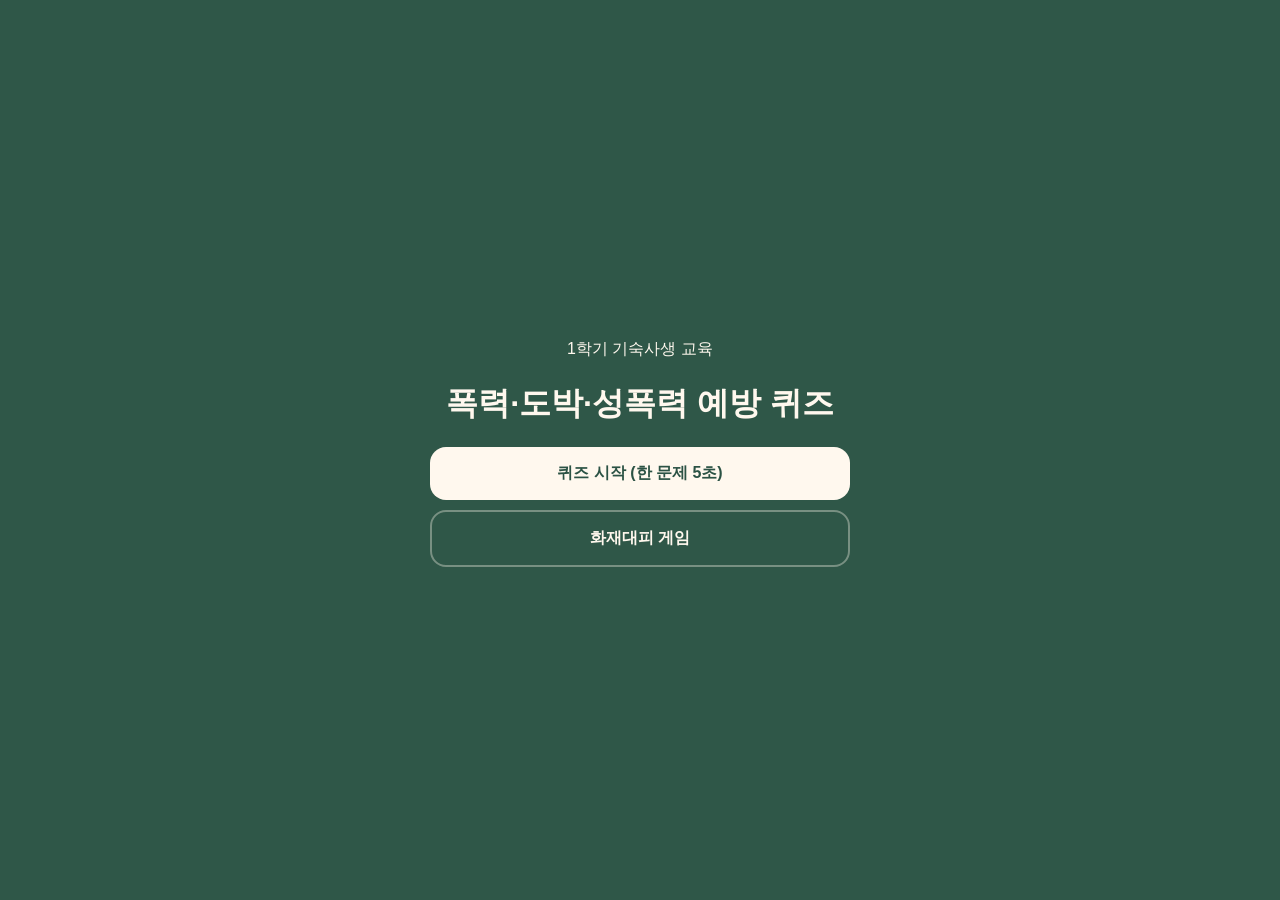
<file: index.html>
<!DOCTYPE html>
<html lang="ko">
  <head>
    <meta charset="UTF-8" />
    <meta name="viewport" content="width=device-width, initial-scale=1.0" />
    <title>기숙사 안전교육</title>
    <style>
      body {
        font-family: "Apple SD Gothic Neo", "Noto Sans KR", sans-serif;
        margin: 0;
        min-height: 100dvh;
        display: grid;
        place-items: center;
        background: #2f5748;
        color: #fff8ee;
      }
      main {
        width: min(420px, 92%);
        text-align: center;
      }
      a {
        display: block;
        background: #fff8ee;
        color: #2b5244;
        text-decoration: none;
        font-weight: 800;
        border-radius: 16px;
        padding: 16px;
        margin: 10px 0;
      }
      .ghost {
        background: transparent;
        color: #fff8ee;
        border: 2px solid rgba(255, 248, 238, 0.35);
      }
    </style>
  </head>
  <body>
    <main>
      <p>1학기 기숙사생 교육</p>
      <h1>폭력·도박·성폭력 예방 퀴즈</h1>
      <a href="./dorm-quiz/">퀴즈 시작 (한 문제 5초)</a>
      <a class="ghost" href="./화재대피게임/">화재대피 게임</a>
    </main>
  </body>
</html>
</file>
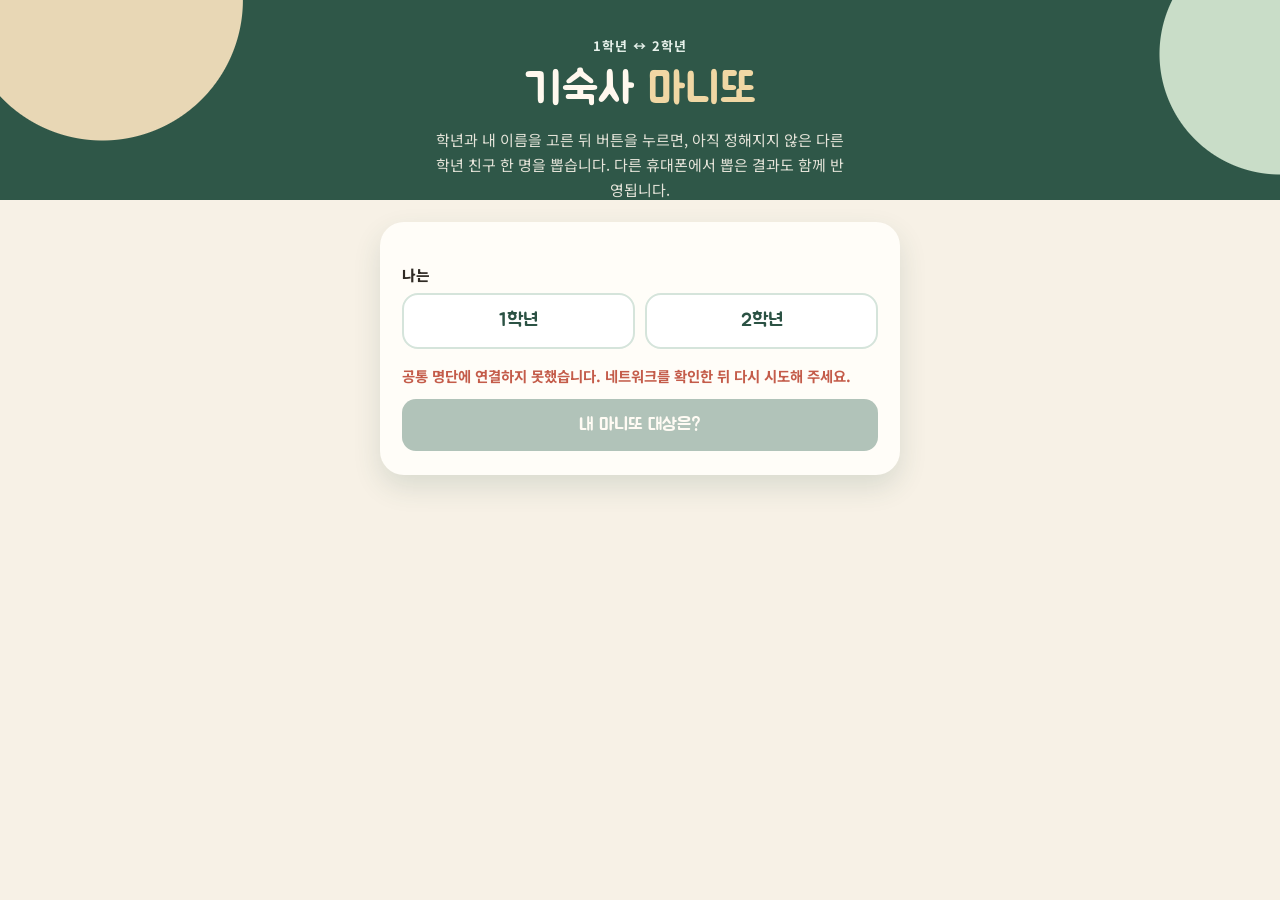
<file: dorm-manitto/index.html>
<!DOCTYPE html>
<html lang="ko">
  <head>
    <meta charset="UTF-8" />
    <meta name="viewport" content="width=device-width, initial-scale=1.0" />
    <title>기숙사 마니또</title>
    <link rel="preconnect" href="https://fonts.googleapis.com" />
    <link rel="preconnect" href="https://fonts.gstatic.com" crossorigin />
    <link
      href="https://fonts.googleapis.com/css2?family=Jua&family=Noto+Sans+KR:wght@400;500;700;800&display=swap"
      rel="stylesheet"
    />
    <link rel="stylesheet" href="style.css" />
  </head>
  <body>
    <div class="bg-deco" aria-hidden="true"></div>
    <div class="app">
      <header class="hero">
        <p class="eyebrow">1학년 ↔ 2학년</p>
        <h1>기숙사 <span>마니또</span></h1>
        <p class="lead">
          학년과 내 이름을 고른 뒤 버튼을 누르면, 아직 정해지지 않은 다른 학년 친구 한 명을 뽑습니다.
          다른 휴대폰에서 뽑은 결과도 함께 반영됩니다.
        </p>
      </header>

      <section class="card" id="formCard">
        <div class="stats" id="stats"></div>

        <div class="field">
          <p class="field-label">나는</p>
          <div class="grade-row" role="group" aria-label="학년 선택">
            <button type="button" class="grade-btn" data-grade="1" id="grade1Btn">1학년</button>
            <button type="button" class="grade-btn" data-grade="2" id="grade2Btn">2학년</button>
          </div>
        </div>

        <div class="field hidden" id="nameField">
          <label class="field-label" for="nameSelect">내 이름 (학번)</label>
          <select id="nameSelect">
            <option value="">이름을 선택하세요</option>
          </select>
        </div>

        <p class="error" id="formError" hidden></p>
        <button type="button" class="btn btn-main" id="drawBtn" disabled>내 마니또 대상은?</button>
      </section>

      <section class="card result-card hidden" id="resultCard">
        <p class="result-kicker" id="resultKicker">나의 마니또 대상</p>
        <p class="result-name" id="resultName"></p>
        <p class="result-id" id="resultId"></p>
        <p class="result-note" id="resultNote"></p>
        <button type="button" class="btn btn-main" id="nextBtn">화면 가리고 다음 친구</button>
      </section>

      <p class="reset-wrap hidden" id="resetWrap">
        <button type="button" class="reset-btn" id="resetBtn">모든 추첨 초기화</button>
      </p>
    </div>
    <script src="store-config.js"></script>
    <script src="app.js"></script>
  </body>
</html>
</file>
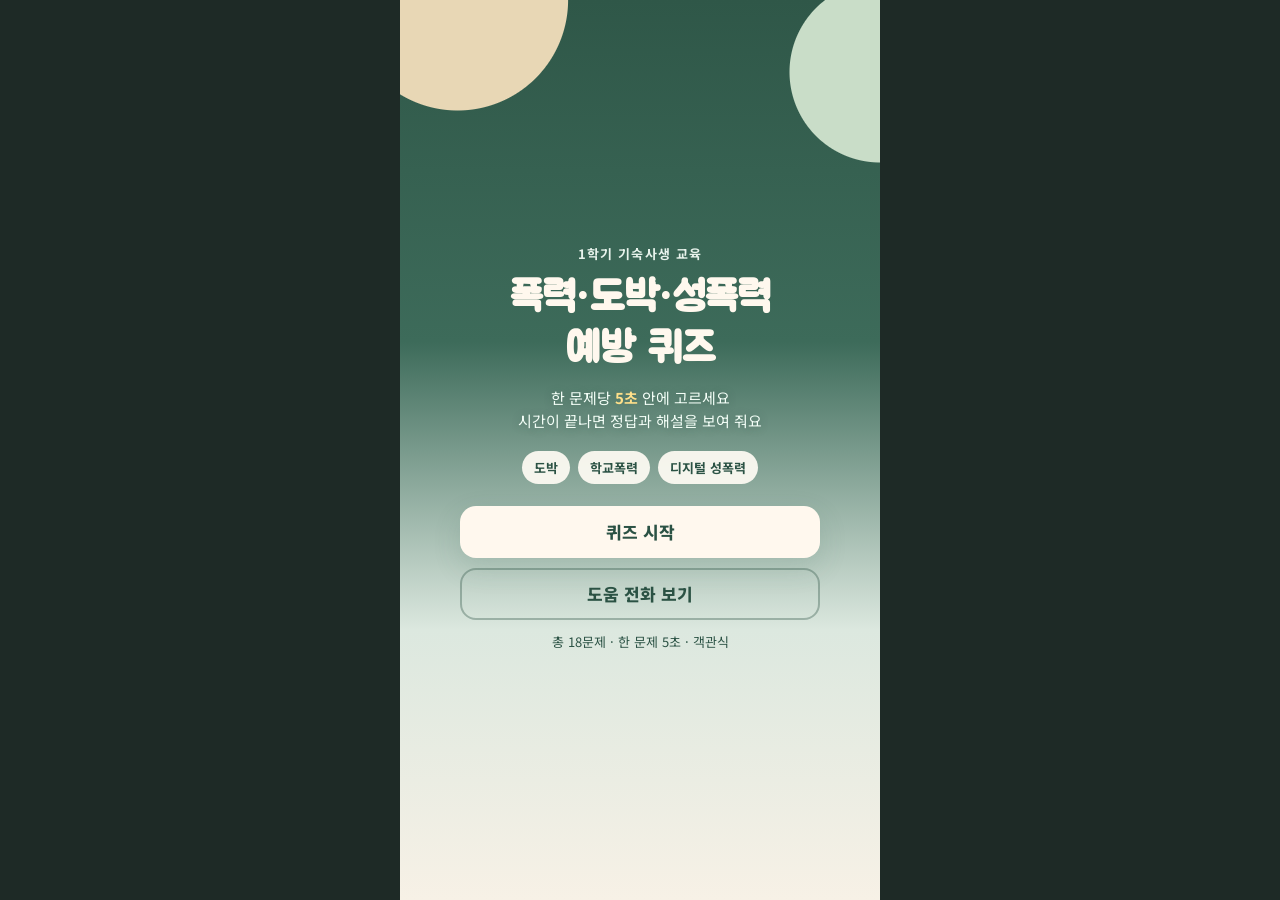
<file: dorm-quiz/index.html>
<!DOCTYPE html>
<html lang="ko">
  <head>
    <meta charset="UTF-8" />
    <meta
      name="viewport"
      content="width=device-width, initial-scale=1.0, maximum-scale=1.0, user-scalable=no, viewport-fit=cover"
    />
    <meta name="theme-color" content="#3d6b5a" />
    <meta name="apple-mobile-web-app-capable" content="yes" />
    <meta name="apple-mobile-web-app-status-bar-style" content="black-translucent" />
    <meta name="apple-mobile-web-app-title" content="안전교육 퀴즈" />
    <title>기숙사 안전교육 퀴즈</title>
    <link rel="preconnect" href="https://fonts.googleapis.com" />
    <link rel="preconnect" href="https://fonts.gstatic.com" crossorigin />
    <link
      href="https://fonts.googleapis.com/css2?family=Jua&family=Noto+Sans+KR:wght@400;500;700;800&display=swap"
      rel="stylesheet"
    />
    <link rel="stylesheet" href="style.css" />
  </head>
  <body>
    <div class="phone">
      <section id="titleScreen" class="screen">
        <p class="eyebrow">1학기 기숙사생 교육</p>
        <h1>폭력·도박·성폭력<br />예방 퀴즈</h1>
        <p class="lead">
          한 문제당 <strong>5초</strong> 안에 고르세요<br />
          시간이 끝나면 정답과 해설을 보여 줘요
        </p>
        <div class="topic-row">
          <span>도박</span>
          <span>학교폭력</span>
          <span>디지털 성폭력</span>
        </div>
        <button type="button" class="btn btn-main" id="startBtn">퀴즈 시작</button>
        <button type="button" class="btn btn-ghost" id="helpBtn">도움 전화 보기</button>
        <p class="tiny">총 18문제 · 한 문제 5초 · 객관식</p>
      </section>

      <section id="helpScreen" class="screen hidden">
        <h2>도움이 필요할 때</h2>
        <ul class="help-list">
          <li>
            <span>117</span>
            <p>학교폭력 · 디지털 성폭력 신고</p>
          </li>
          <li>
            <span>1388</span>
            <p>청소년 상담</p>
          </li>
          <li>
            <span>02-735-8994</span>
            <p>디지털 성범죄 피해자 지원센터</p>
          </li>
        </ul>
        <p class="help-note">피해는 본인의 잘못이 아닙니다. 혼자 견디지 말고 바로 알려 주세요.</p>
        <button type="button" class="btn btn-main" id="helpStartBtn">퀴즈 시작</button>
        <button type="button" class="btn btn-ghost" id="helpBackBtn">뒤로</button>
      </section>

      <section id="quizScreen" class="screen quiz-screen hidden">
        <header class="quiz-top">
          <div class="progress-meta">
            <span id="catLabel" class="cat">도박</span>
            <span id="timerNum" class="timer-num">5</span>
            <span id="countLabel">1 / 18</span>
          </div>
          <div class="timer-bar" id="timerBar"><i id="timerFill"></i></div>
          <div class="progress"><i id="progressFill"></i></div>
        </header>
        <h2 id="questionText"></h2>
        <div id="choices" class="choices"></div>
        <div id="feedback" class="feedback hidden">
          <p id="feedbackTitle"></p>
          <p id="feedbackBody"></p>
        </div>
        <button type="button" class="btn btn-main hidden" id="nextBtn">다음 문제</button>
      </section>

      <section id="resultScreen" class="screen overlay hidden">
        <div class="card result-card">
          <p class="result-kicker" id="resultKicker">퀴즈 완료</p>
          <p class="result-score"><strong id="scoreLabel">0</strong><span>/18</span></p>
          <p class="result-msg" id="resultMsg"></p>
          <ul class="hotline">
            <li><b>117</b> 학교폭력·디지털 성폭력 신고</li>
            <li><b>1388</b> 청소년 상담</li>
            <li><b>02-735-8994</b> 디지털 성범죄 피해자 지원</li>
          </ul>
          <button type="button" class="btn btn-main" id="retryBtn">다시 풀기</button>
          <button type="button" class="btn btn-ghost" id="homeBtn">처음 화면</button>
        </div>
      </section>
    </div>
    <script src="app.js"></script>
  </body>
</html>
</file>
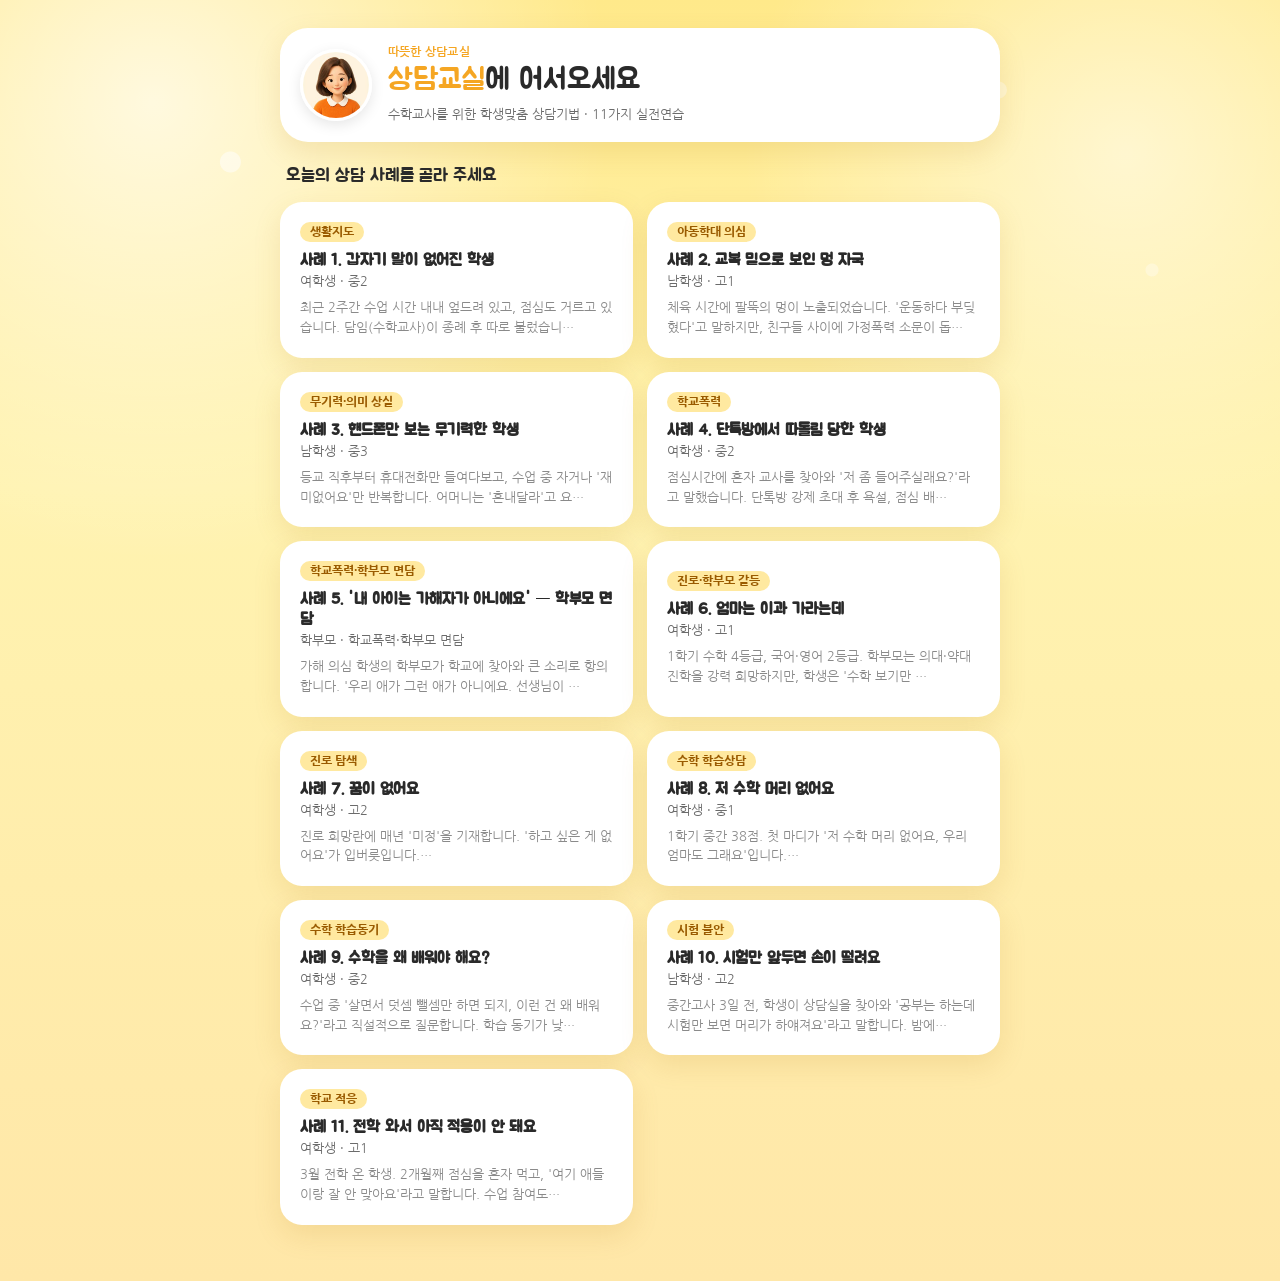
<file: 상담실전연습/index.html>
<!DOCTYPE html>
<html lang="ko">
  <head>
    <meta charset="UTF-8" />
    <meta name="viewport" content="width=device-width, initial-scale=1.0" />
    <title>상담교실 — 상담 실전연습</title>
    <link rel="preconnect" href="https://fonts.googleapis.com" />
    <link rel="preconnect" href="https://fonts.gstatic.com" crossorigin />
    <link
      href="https://fonts.googleapis.com/css2?family=Jua&family=Nanum+Gothic:wght@400;700;800&display=swap"
      rel="stylesheet"
    />
    <link rel="stylesheet" href="style.css" />
  </head>
  <body>
    <div class="bg-deco" aria-hidden="true"></div>
    <div class="app">
      <header class="header">
        <div class="header-hero">
          <img
            class="header-avatar"
            src="avatars/teacher.jpg"
            alt=""
            width="72"
            height="72"
          />
          <div class="header-copy">
            <p class="header-eyebrow">따뜻한 상담교실</p>
            <h1><span class="accent">상담교실</span>에 어서오세요</h1>
            <p class="subtitle">수학교사를 위한 학생맞춤 상담기법 · 11가지 실전연습</p>
          </div>
        </div>
      </header>

      <!-- 홈: 사례 선택 -->
      <section id="homeScreen" class="screen">
        <p class="section-title">오늘의 상담 사례를 골라 주세요</p>
        <div id="caseGrid" class="case-grid"></div>
      </section>

      <!-- 게임: 상담 진행 -->
      <section id="gameScreen" class="screen hidden">
        <div class="game-header card">
          <h2 id="caseTitle"></h2>
          <p id="caseMeta" class="case-meta"></p>
          <p id="caseSituation" class="case-situation"></p>
          <div class="turn-bar">
            <span id="turnCounter">0 / 30 회</span>
            <button id="endBtn" type="button" class="btn btn-outline btn-sm">상담 종료</button>
          </div>
        </div>

        <div class="chat-container card">
          <div id="chatLog" class="chat-log" role="log" aria-live="polite"></div>
          <div id="typingIndicator" class="typing hidden">
            <span></span><span></span><span></span>
            AI 학생이 답변하는 중…
          </div>
          <form id="chatForm" class="input-area">
            <label for="teacherInput" class="sr-only">교사 멘트 입력</label>
            <textarea
              id="teacherInput"
              rows="2"
              placeholder="따뜻한 말로 상담을 이어가 보세요… (Enter: 전송)"
              maxlength="500"
            ></textarea>
            <button id="sendBtn" type="submit" class="btn btn-primary">전송</button>
          </form>
        </div>
      </section>

      <!-- 결과 -->
      <section id="resultScreen" class="screen hidden">
        <div class="result-header card">
          <h2>상담 평가 결과</h2>
          <div class="score-display">
            <svg class="score-ring" viewBox="0 0 120 120" aria-hidden="true">
              <circle class="score-ring-bg" cx="60" cy="60" r="54" />
              <circle id="scoreCircle" class="score-ring-fill" cx="60" cy="60" r="54" />
            </svg>
            <div class="score-text">
              <span id="scoreValue" class="score-number">0</span>
              <span class="score-unit">/ 100</span>
              <span id="gradeLabel" class="grade-label"></span>
            </div>
          </div>
        </div>

        <div class="card feedback-block">
          <h3><span class="fb-icon" aria-hidden="true">📋</span> 종합 평가</h3>
          <p id="overallSummary" class="overall-summary"></p>
        </div>

        <div class="card feedback-block">
          <h3><span class="fb-icon good" aria-hidden="true">✓</span> 잘된 점</h3>
          <ul id="feedbackStrengths" class="feedback-list strengths-list"></ul>
        </div>

        <div class="card feedback-block improve-card">
          <h3><span class="fb-icon warn" aria-hidden="true">📌</span> 개선 필요</h3>
          <ul id="feedbackImprovements" class="feedback-list improve-list"></ul>
        </div>

        <div class="card feedback-block legal-card">
          <h3><span class="fb-icon legal" aria-hidden="true">⚖️</span> <span id="legalTitle">법적·원칙 근거</span></h3>
          <p id="legalBody" class="legal-body"></p>
          <p id="legalBulletTitle" class="legal-bullet-title"></p>
          <ul id="legalBullets" class="legal-bullets"></ul>
        </div>

        <div id="exampleCompare" class="example-compare"></div>

        <div class="result-actions">
          <button id="restartBtn" type="button" class="btn btn-primary">같은 사례 다시 하기</button>
          <button id="homeBtn" type="button" class="btn btn-outline">사례 선택으로</button>
        </div>
      </section>
    </div>

    <div id="toast" class="toast" role="status"></div>

    <script src="names.js?v=20260721b"></script>
    <script src="cases.js?v=20260721b"></script>
    <script src="student-ai.js?v=20260721b"></script>
    <script src="evaluator.js?v=20260721b"></script>
    <script src="game.js?v=20260721b"></script>
  </body>
</html>
</file>
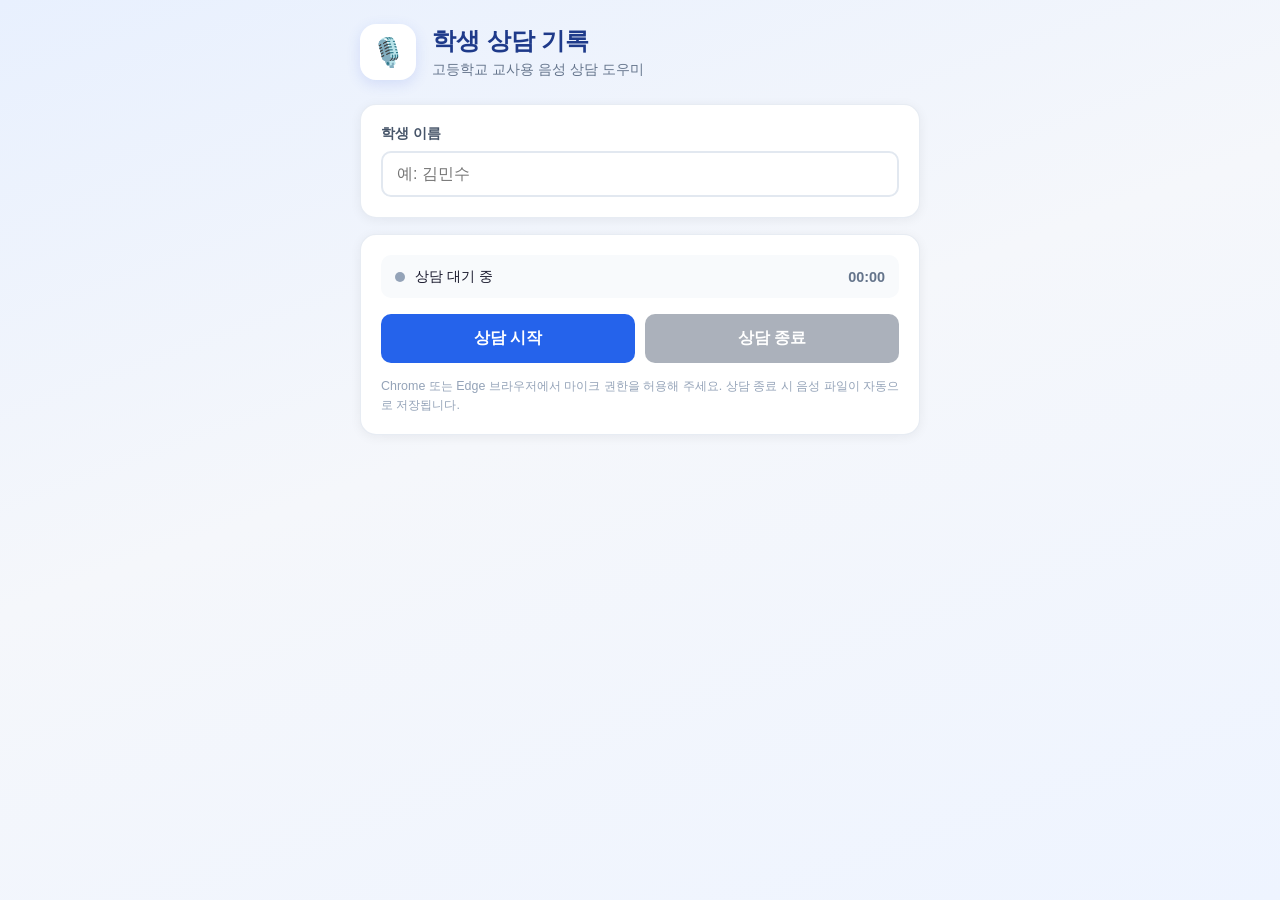
<file: 학생상담앱/index.html>
<!DOCTYPE html>
<html lang="ko">
  <head>
    <meta charset="UTF-8" />
    <meta name="viewport" content="width=device-width, initial-scale=1.0" />
    <title>학생 상담 기록</title>
    <link rel="stylesheet" href="style.css" />
  </head>
  <body>
    <div class="app">
      <header class="header">
        <div class="header-icon" aria-hidden="true">🎙️</div>
        <div>
          <h1>학생 상담 기록</h1>
          <p class="subtitle">고등학교 교사용 음성 상담 도우미</p>
        </div>
      </header>

      <section class="card student-section">
        <label for="studentName">학생 이름</label>
        <input
          id="studentName"
          type="text"
          placeholder="예: 김민수"
          maxlength="20"
          autocomplete="off"
        />
      </section>

      <section class="card control-section">
        <div class="status-bar" id="statusBar">
          <span class="status-dot" id="statusDot"></span>
          <span id="statusText">상담 대기 중</span>
          <span class="timer" id="timer">00:00</span>
        </div>

        <div class="button-group">
          <button id="startBtn" class="btn btn-start">상담 시작</button>
          <button id="stopBtn" class="btn btn-stop" disabled>상담 종료</button>
        </div>

        <p class="hint">
          Chrome 또는 Edge 브라우저에서 마이크 권한을 허용해 주세요.
          상담 종료 시 음성 파일이 자동으로 저장됩니다.
        </p>
      </section>

      <section class="card result-section hidden" id="resultSection">
        <h2>저장된 음성</h2>
        <div class="audio-box">
          <audio id="audioPlayback" controls></audio>
          <a id="downloadLink" class="download-link" download>음성 파일 다시 받기</a>
        </div>
      </section>

      <section class="card summary-section hidden" id="summarySection">
        <h2>주요 상담 내용 요약</h2>
        <p id="summaryText" class="summary-text"></p>
      </section>

      <section class="card examples-section hidden" id="examplesSection">
        <h2>다음 상담 예시 발문</h2>
        <p class="examples-desc">이번 상담 내용을 바탕으로 이어갈 수 있는 질문·격려 문장입니다.</p>
        <ul id="examplesList" class="examples-list"></ul>
      </section>
    </div>

    <script src="script.js"></script>
  </body>
</html>
</file>
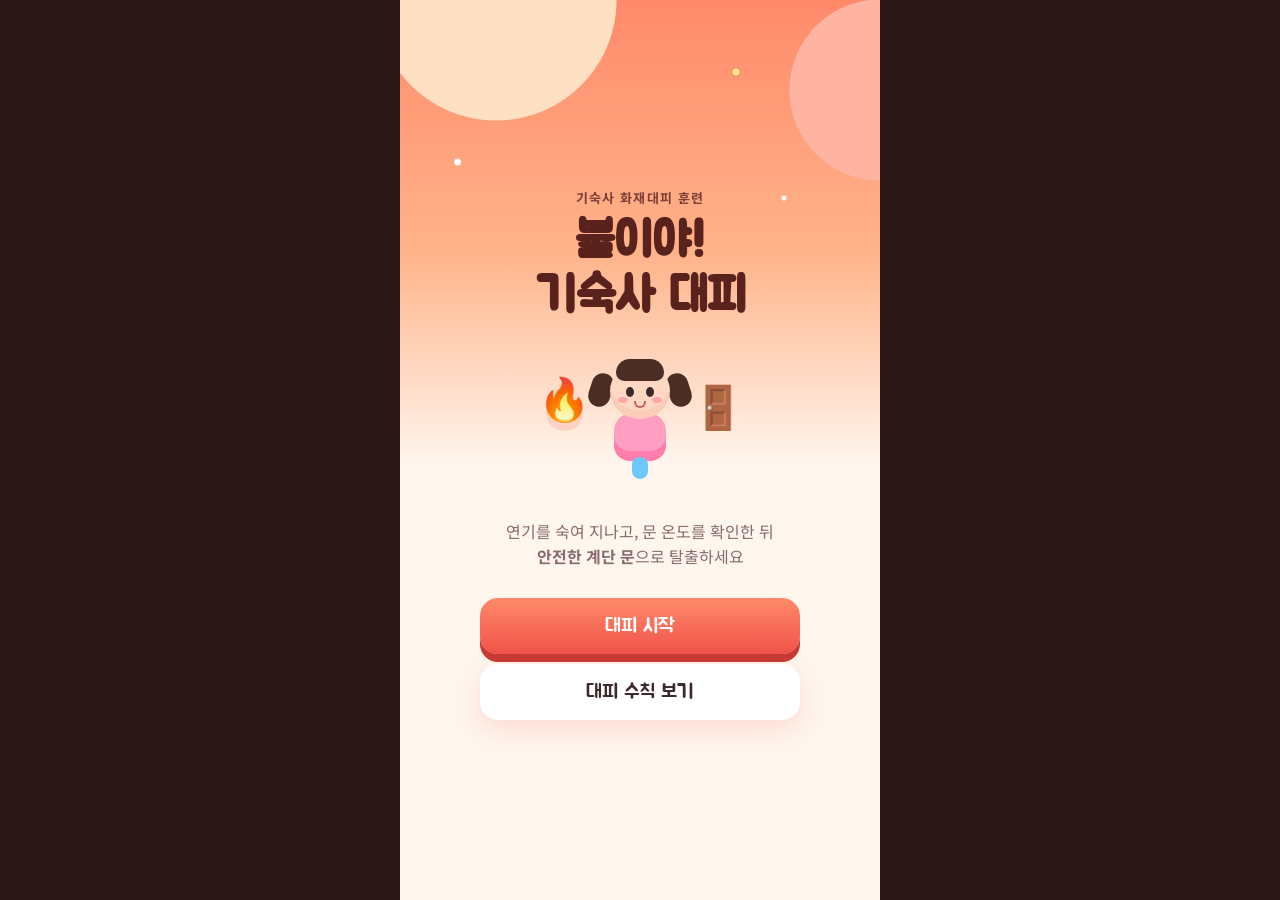
<file: 화재대피게임/index.html>
<!DOCTYPE html>
<html lang="ko">
  <head>
    <meta charset="UTF-8" />
    <meta
      name="viewport"
      content="width=device-width, initial-scale=1.0, maximum-scale=1.0, user-scalable=no, viewport-fit=cover"
    />
    <meta name="theme-color" content="#ff8a6a" />
    <meta name="apple-mobile-web-app-capable" content="yes" />
    <meta name="apple-mobile-web-app-status-bar-style" content="black-translucent" />
    <meta name="apple-mobile-web-app-title" content="기숙사 대피" />
    <title>불이야! 기숙사 대피</title>
    <link rel="preconnect" href="https://fonts.googleapis.com" />
    <link rel="preconnect" href="https://fonts.gstatic.com" crossorigin />
    <link
      href="https://fonts.googleapis.com/css2?family=Jua&family=Noto+Sans+KR:wght@400;500;700;800&display=swap"
      rel="stylesheet"
    />
    <link rel="stylesheet" href="style.css" />
  </head>
  <body>
    <div class="phone">
      <section id="titleScreen" class="screen">
        <div class="sparkles" aria-hidden="true"></div>
        <p class="eyebrow">기숙사 화재대피 훈련</p>
        <h1>불이야!<br />기숙사 대피</h1>
        <div class="hero" aria-hidden="true">
          <div class="hero-fire">🔥</div>
          <div class="chibi">
            <div class="pigtail left"></div>
            <div class="pigtail right"></div>
            <div class="head">
              <div class="bangs"></div>
              <div class="eye l"></div>
              <div class="eye r"></div>
              <div class="blush l"></div>
              <div class="blush r"></div>
              <div class="mouth"></div>
            </div>
            <div class="body">
              <div class="hoodie"></div>
            </div>
          </div>
          <div class="hero-door">🚪</div>
        </div>
        <p class="lead">
          연기를 숙여 지나고, 문 온도를 확인한 뒤<br />
          <strong>안전한 계단 문</strong>으로 탈출하세요
        </p>
        <button type="button" class="btn btn-main" id="startBtn">대피 시작</button>
        <button type="button" class="btn btn-ghost" id="rulesBtn">대피 수칙 보기</button>
      </section>

      <section id="rulesScreen" class="screen hidden">
        <h2>꼭 지켜야 할 수칙</h2>
        <ul class="rules-list">
          <li><span>1</span>연기구간에서는 몸을 숙여 이동해요</li>
          <li><span>2</span>나가는 문은 여러 개! 열기 전 온도를 확인해요</li>
          <li><span>3</span>뜨거운 문은 피하고, 계단 문으로 나가요</li>
          <li><span>4</span>엘리베이터는 절대 타지 않아요</li>
          <li><span>5</span>태블릿·가방·핸드폰은 두고, 복도의 돈도 줍지 마세요</li>
          <li><span>6</span>화재경보기를 눌러 친구들에게 알려요</li>
          <li><span>7</span>젖은 수건으로 코와 입을 가려요</li>
          <li><span>8</span>친구들을 구해 함께 대피해요</li>
        </ul>
        <p class="rules-note">물건을 챙기거나 엘리베이터를 타면 감점돼요. 수칙을 지킬수록 점수가 올라가요.</p>
        <button type="button" class="btn btn-main" id="rulesStartBtn">알겠어요, 출발!</button>
        <button type="button" class="btn btn-ghost" id="rulesBackBtn">뒤로</button>
      </section>

      <section id="gameScreen" class="screen game-screen hidden">
        <header class="hud">
          <div class="hud-chip time">⏱ <strong id="timeLabel">00:00</strong></div>
          <div class="hud-chip score">⭐ <strong id="scoreLabel">0</strong></div>
          <div class="hud-chip friends">👭 <strong id="friendLabel">0/3</strong></div>
          <button type="button" class="pause-btn" id="pauseBtn" aria-label="일시정지">⏸</button>
        </header>
        <div class="hp-wrap">
          <span>체력</span>
          <div class="hp-bar"><i id="hpFill"></i></div>
        </div>
        <div class="canvas-wrap">
          <canvas id="game"></canvas>
          <div id="toast" class="toast hidden"></div>
          <div id="alarmBanner" class="alarm-banner hidden">🚨 화재 경보! 문 온도를 확인하고 대피하세요</div>
        </div>
        <p class="hint" id="hintText">연기구간에서 숙이고, 출구 문 온도를 확인하세요</p>
        <div class="item-row">
          <button type="button" class="item-btn" id="btnAlarm">🚨 경보기</button>
          <button type="button" class="item-btn warn" id="btnTablet">태블릿</button>
          <button type="button" class="item-btn warn" id="btnBag">가방</button>
          <button type="button" class="item-btn warn" id="btnPhone">핸드폰</button>
          <button type="button" class="item-btn warn" id="btnMoney">돈</button>
        </div>
        <div class="controls">
          <div class="dpad" id="dpad">
            <button type="button" data-dir="up" aria-label="위">▲</button>
            <div class="dpad-mid">
              <button type="button" data-dir="left" aria-label="왼쪽">◀</button>
              <button type="button" data-dir="right" aria-label="오른쪽">▶</button>
            </div>
            <button type="button" data-dir="down" aria-label="아래">▼</button>
          </div>
          <div class="actions">
            <button type="button" class="act-btn crouch" id="crouchBtn">숙이기</button>
            <button type="button" class="act-btn action" id="actionBtn">행동</button>
          </div>
        </div>
      </section>

      <section id="pauseScreen" class="screen overlay hidden">
        <div class="card">
          <h2>잠시 멈춤</h2>
          <p>화재는 기다려 주지 않아요. 바로 대피를 이어 가세요.</p>
          <button type="button" class="btn btn-main" id="resumeBtn">계속하기</button>
          <button type="button" class="btn btn-ghost" id="quitBtn">처음 화면</button>
        </div>
      </section>

      <section id="resultScreen" class="screen overlay hidden">
        <div class="card result-card">
          <p class="result-kicker" id="resultKicker">탈출 성공</p>
          <p class="alive" id="aliveText">살았다</p>
          <p class="result-score">⭐ <strong id="resultScore">0</strong>점</p>
          <div class="stars" id="resultStars">★★★</div>
          <ul class="breakdown" id="breakdown"></ul>
          <button type="button" class="btn btn-main" id="retryBtn">다시 대피하기</button>
          <button type="button" class="btn btn-ghost" id="homeBtn">처음 화면</button>
        </div>
      </section>
    </div>
    <script src="game.js"></script>
  </body>
</html>
</file>
<file: dorm-manitto/style.css>
:root {
  --cream: #f7f1e6;
  --ink: #2f2a24;
  --muted: #6f6458;
  --sage: #3d6b5a;
  --sage-deep: #2b5244;
  --coral: #c45c4a;
  --card: #fffdf8;
  --shadow: 0 12px 28px rgba(43, 82, 68, 0.14);
  --font-display: "Jua", "Noto Sans KR", sans-serif;
  --font-body: "Noto Sans KR", "Apple SD Gothic Neo", sans-serif;
}

* {
  box-sizing: border-box;
}

body {
  margin: 0;
  min-height: 100vh;
  font-family: var(--font-body);
  color: var(--ink);
  background:
    radial-gradient(circle at 8% 0%, #e8d7b5 0 140px, transparent 141px),
    radial-gradient(circle at 100% 6%, #c9ddc8 0 120px, transparent 121px),
    linear-gradient(180deg, #2f5748 0 200px, var(--cream) 200px 100%);
}

.bg-deco {
  pointer-events: none;
  position: fixed;
  inset: 0;
}

.app {
  width: min(520px, calc(100% - 32px));
  margin: 0 auto;
  padding: 36px 0 64px;
  position: relative;
  z-index: 1;
}

.hero {
  color: #fff8ee;
  margin-bottom: 20px;
  text-align: center;
}

.eyebrow {
  margin: 0 0 8px;
  font-size: 13px;
  letter-spacing: 0.08em;
  font-weight: 700;
  color: #e8f3ec;
}

h1 {
  font-family: var(--font-display);
  font-size: clamp(32px, 8vw, 44px);
  font-weight: 400;
  margin: 0 0 10px;
}

h1 span {
  color: #f0d7a4;
}

.lead {
  margin: 0 auto;
  max-width: 420px;
  line-height: 1.65;
  color: rgba(255, 248, 238, 0.88);
  font-size: 15px;
}

.card {
  background: var(--card);
  border-radius: 24px;
  padding: 22px 22px 24px;
  margin-bottom: 16px;
  box-shadow: var(--shadow);
}

.hidden {
  display: none !important;
}

.stats {
  display: grid;
  grid-template-columns: 1fr 1fr;
  gap: 8px;
  margin-bottom: 20px;
}

.stat {
  background: #f6faf7;
  border-radius: 14px;
  padding: 12px 10px;
  text-align: center;
}

.stat b {
  display: block;
  font-family: var(--font-display);
  font-size: 1.35rem;
  color: var(--sage-deep);
}

.stat span {
  font-size: 0.78rem;
  color: var(--muted);
  font-weight: 700;
}

.field {
  margin-bottom: 16px;
}

.field-label {
  display: block;
  margin: 0 0 8px;
  font-weight: 800;
  font-size: 0.92rem;
}

.grade-row {
  display: grid;
  grid-template-columns: 1fr 1fr;
  gap: 10px;
}

.grade-btn {
  height: 56px;
  border: 2px solid #d5e4db;
  border-radius: 16px;
  background: #fff;
  font-family: var(--font-display);
  font-size: 1.2rem;
  color: var(--sage-deep);
  cursor: pointer;
}

.grade-btn.selected {
  background: var(--sage);
  border-color: var(--sage);
  color: #fff8ee;
}

select {
  width: 100%;
  height: 52px;
  border-radius: 14px;
  border: 1px solid #d7cbb8;
  padding: 0 14px;
  font-family: inherit;
  font-size: 1rem;
  background: #fff;
}

.error {
  margin: 0 0 12px;
  color: var(--coral);
  font-weight: 700;
  font-size: 0.9rem;
  line-height: 1.5;
}

.btn {
  border: 0;
  border-radius: 14px;
  font-family: var(--font-display);
  font-size: 1.15rem;
  padding: 14px 20px;
  cursor: pointer;
  width: 100%;
}

.btn:disabled {
  opacity: 0.4;
  cursor: not-allowed;
}

.btn-main {
  background: var(--sage);
  color: #fff8ee;
}

.btn-main:hover:not(:disabled) {
  background: var(--sage-deep);
}

.result-card {
  text-align: center;
  padding: 28px 22px;
}

.result-kicker {
  margin: 0 0 8px;
  font-weight: 800;
  color: var(--sage);
  font-size: 0.9rem;
}

.result-name {
  margin: 0;
  font-family: var(--font-display);
  font-size: clamp(2rem, 8vw, 2.6rem);
  color: var(--sage-deep);
}

.result-id {
  margin: 6px 0 14px;
  font-size: 1.05rem;
  color: var(--muted);
  font-weight: 700;
}

.result-note {
  margin: 0 0 18px;
  font-size: 0.88rem;
  color: var(--muted);
  line-height: 1.5;
}

.result-card.blocked .result-name {
  font-size: 1.35rem;
  color: var(--coral);
}

.reset-wrap {
  text-align: center;
  margin: 8px 0 0;
}

.reset-btn {
  border: 0;
  background: transparent;
  color: #8a7d70;
  font-size: 0.8rem;
  text-decoration: underline;
  cursor: pointer;
  font-family: inherit;
}
</file>
<file: dorm-quiz/style.css>
:root {
  --cream: #f7f1e6;
  --sand: #efe4d0;
  --gold: #c4a574;
  --gold-deep: #9a7848;
  --ink: #3b3228;
  --muted: #7a6d5e;
  --sage: #3d6b5a;
  --sage-deep: #2b5244;
  --coral: #d45b4a;
  --card: #fffdf8;
  --shadow: 0 10px 28px rgba(61, 107, 90, 0.16);
  --font-display: "Jua", "Noto Sans KR", sans-serif;
  --font-body: "Noto Sans KR", "Apple SD Gothic Neo", sans-serif;
  --tap: 52px;
}

* {
  box-sizing: border-box;
  -webkit-tap-highlight-color: transparent;
}

html,
body {
  margin: 0;
  height: 100%;
  overflow: hidden;
}

body {
  font-family: var(--font-body);
  color: var(--ink);
  background: #1e2a26;
  user-select: none;
}

.phone {
  position: relative;
  width: min(480px, 100%);
  height: 100dvh;
  margin: 0 auto;
  background:
    radial-gradient(circle at 12% 0%, #e8d7b5 0 110px, transparent 111px),
    radial-gradient(circle at 100% 8%, #c9ddc8 0 90px, transparent 91px),
    linear-gradient(180deg, #2f5748 0%, #3d6b5a 38%, #dce8df 70%, var(--cream) 100%);
  overflow: hidden;
}

.screen {
  position: absolute;
  inset: 0;
  padding: calc(18px + env(safe-area-inset-top)) 20px calc(18px + env(safe-area-inset-bottom));
  display: flex;
  flex-direction: column;
  align-items: center;
  justify-content: center;
}

.hidden {
  display: none !important;
}

.eyebrow {
  margin: 8px 0 0;
  font-size: 13px;
  letter-spacing: 0.08em;
  color: #e8f3ec;
  font-weight: 700;
}

h1 {
  font-family: var(--font-display);
  font-size: clamp(30px, 8vw, 42px);
  line-height: 1.2;
  text-align: center;
  margin: 10px 0 8px;
  color: #fff8ee;
}

h2 {
  font-family: var(--font-display);
  font-size: 26px;
  margin: 8px 0 14px;
  text-align: center;
}

.lead {
  text-align: center;
  color: #f4fff8;
  line-height: 1.55;
  margin: 4px 0 18px;
  font-size: 15px;
  text-shadow: 0 1px 8px rgba(31, 64, 52, 0.35);
}

.lead strong {
  color: #ffe08a;
}

.topic-row {
  display: flex;
  gap: 8px;
  margin-bottom: 22px;
  flex-wrap: wrap;
  justify-content: center;
}

.topic-row span {
  background: rgba(255, 252, 245, 0.92);
  color: var(--sage-deep);
  border-radius: 999px;
  padding: 7px 12px;
  font-size: 13px;
  font-weight: 700;
}

.tiny {
  margin-top: 12px;
  color: var(--sage-deep);
  font-size: 13px;
}

.btn {
  width: 100%;
  max-width: 360px;
  min-height: var(--tap);
  border: 0;
  border-radius: 16px;
  font-family: inherit;
  font-size: 17px;
  font-weight: 800;
  cursor: pointer;
}

.btn-main {
  background: #fff8ee;
  color: var(--sage-deep);
  box-shadow: var(--shadow);
}

.btn-ghost {
  margin-top: 10px;
  background: transparent;
  color: var(--sage-deep);
  border: 2px solid rgba(43, 82, 68, 0.35);
}

#helpScreen h2 {
  color: #fff8ee;
}

.help-list {
  list-style: none;
  padding: 0;
  margin: 0 0 16px;
  width: 100%;
  max-width: 360px;
}

.help-list li {
  background: var(--card);
  border-radius: 16px;
  padding: 14px 16px;
  margin-bottom: 10px;
  box-shadow: var(--shadow);
}

.help-list span {
  display: block;
  font-family: var(--font-display);
  font-size: 24px;
  color: var(--sage);
}

.help-list p {
  margin: 4px 0 0;
  color: var(--muted);
  font-size: 14px;
}

.help-note {
  max-width: 360px;
  text-align: center;
  color: var(--sage-deep);
  line-height: 1.5;
  margin: 0 0 18px;
  font-size: 14px;
}

.quiz-screen {
  justify-content: flex-start;
  align-items: stretch;
  background: var(--cream);
  overflow: auto;
}

.quiz-top {
  margin-bottom: 8px;
  flex-shrink: 0;
}

.progress-meta {
  display: flex;
  justify-content: space-between;
  align-items: center;
  margin-bottom: 8px;
  font-size: 13px;
  font-weight: 700;
  color: var(--muted);
}

.timer-num {
  font-family: var(--font-display);
  font-size: 28px;
  line-height: 1;
  min-width: 36px;
  text-align: center;
  color: var(--sage);
}

.timer-num.urgent {
  color: var(--coral);
  animation: tick-pulse 0.45s ease infinite;
}

@keyframes tick-pulse {
  50% {
    transform: scale(1.18);
  }
}

.timer-bar {
  height: 12px;
  background: #e2d6c2;
  border-radius: 999px;
  overflow: hidden;
  margin-bottom: 8px;
}

.timer-bar i {
  display: block;
  height: 100%;
  width: 100%;
  transform: scaleX(1);
  transform-origin: left center;
  background: linear-gradient(90deg, var(--sage), #7db89a);
  will-change: transform;
}

.timer-bar.urgent i {
  background: linear-gradient(90deg, #e07a4a, var(--coral));
}

.cat {
  background: #e4efe8;
  color: var(--sage-deep);
  border-radius: 999px;
  padding: 4px 10px;
}

.progress {
  height: 8px;
  background: #e2d6c2;
  border-radius: 999px;
  overflow: hidden;
}

.progress i {
  display: block;
  height: 100%;
  width: 0;
  background: linear-gradient(90deg, var(--sage), #7db89a);
  border-radius: inherit;
  transition: width 0.25s ease;
}

.quiz-screen h2 {
  font-family: var(--font-body);
  font-size: 19px;
  font-weight: 800;
  text-align: left;
  line-height: 1.45;
  margin: 14px 0 12px;
  flex-shrink: 0;
}

.choices {
  display: flex;
  flex-direction: column;
  gap: 10px;
}

.choice {
  min-height: var(--tap);
  text-align: left;
  background: var(--card);
  border: 2px solid #ead9bc;
  border-radius: 16px;
  padding: 12px 14px;
  font-family: inherit;
  font-size: 15px;
  font-weight: 600;
  line-height: 1.4;
  color: var(--ink);
  cursor: pointer;
}

.choice:active {
  transform: scale(0.99);
}

.choice.correct {
  border-color: #2f9e78;
  background: #e8f8f0;
}

.choice.wrong {
  border-color: var(--coral);
  background: #fdecea;
}

.choice.dim {
  opacity: 0.55;
}

.feedback {
  background: #fff8ee;
  border-radius: 16px;
  padding: 12px 14px;
  margin: 12px 0;
  border: 1px solid #ead9bc;
}

.feedback p {
  margin: 0;
  font-size: 14px;
  line-height: 1.5;
}

#feedbackTitle {
  font-weight: 800;
  margin-bottom: 6px;
}

.feedback.ok #feedbackTitle {
  color: #2f9e78;
}

.feedback.bad #feedbackTitle {
  color: var(--coral);
}

.quiz-screen .btn-main {
  background: var(--sage);
  color: #fff8ee;
  max-width: none;
  margin-top: auto;
}

.overlay {
  background: rgba(30, 42, 38, 0.55);
}

.card {
  width: 100%;
  max-width: 380px;
  background: var(--card);
  border-radius: 24px;
  padding: 22px 18px 18px;
  box-shadow: var(--shadow);
  display: flex;
  flex-direction: column;
  align-items: center;
}

.result-kicker {
  margin: 0;
  color: var(--gold-deep);
  font-weight: 800;
  letter-spacing: 0.04em;
}

.result-score {
  font-family: var(--font-display);
  font-size: 48px;
  margin: 6px 0 4px;
  color: var(--sage-deep);
}

.result-score span {
  font-size: 22px;
  color: var(--muted);
}

.result-msg {
  text-align: center;
  line-height: 1.5;
  margin: 0 0 14px;
  color: var(--ink);
}

.hotline {
  list-style: none;
  padding: 0;
  margin: 0 0 16px;
  width: 100%;
  font-size: 13px;
  color: var(--muted);
}

.hotline li {
  background: var(--sand);
  border-radius: 12px;
  padding: 8px 12px;
  margin-bottom: 6px;
}

.hotline b {
  color: var(--sage-deep);
  margin-right: 6px;
}

.result-card .btn-ghost {
  color: var(--sage-deep);
  border-color: #d7c6a8;
}
</file>
<file: 상담실전연습/style.css>
:root {
  --bg: #fff3b0;
  --bg-soft: #fff8d6;
  --card: #ffffff;
  --ink: #2a2a2a;
  --muted: #6b6b6b;
  --orange: #f5a623;
  --orange-deep: #e8940f;
  --yellow: #ffcc33;
  --yellow-soft: #ffe9a0;
  --shadow: 0 10px 28px rgba(180, 120, 20, 0.14);
  --radius: 28px;
  --font-display: "Jua", "Nanum Gothic", sans-serif;
  --font-body: "Nanum Gothic", "Apple SD Gothic Neo", sans-serif;
}

* {
  box-sizing: border-box;
}

body {
  margin: 0;
  min-height: 100vh;
  padding: 28px 16px 56px;
  font-family: var(--font-body);
  background:
    radial-gradient(circle at 12% 8%, rgba(255, 255, 255, 0.7) 0%, transparent 28%),
    radial-gradient(circle at 88% 12%, rgba(255, 255, 255, 0.55) 0%, transparent 24%),
    linear-gradient(180deg, #ffe98a 0%, var(--bg) 38%, #ffe7a8 100%);
  color: var(--ink);
  position: relative;
}

.bg-deco {
  pointer-events: none;
  position: fixed;
  inset: 0;
  background-image:
    radial-gradient(circle at 18% 18%, rgba(255, 255, 255, 0.55) 0 10px, transparent 11px),
    radial-gradient(circle at 78% 10%, rgba(255, 255, 255, 0.4) 0 8px, transparent 9px),
    radial-gradient(circle at 90% 30%, rgba(255, 255, 255, 0.35) 0 6px, transparent 7px);
  opacity: 0.9;
  z-index: 0;
}

.app {
  width: 100%;
  max-width: 720px;
  margin: 0 auto;
  position: relative;
  z-index: 1;
}

.header {
  margin-bottom: 22px;
}

.header-hero {
  display: flex;
  align-items: center;
  gap: 16px;
  background: var(--card);
  border-radius: var(--radius);
  padding: 18px 20px;
  box-shadow: var(--shadow);
}

.header-avatar {
  width: 72px;
  height: 72px;
  border-radius: 50%;
  object-fit: cover;
  border: 3px solid #fff;
  box-shadow: 0 4px 14px rgba(0, 0, 0, 0.1);
  flex-shrink: 0;
}

.header-eyebrow {
  margin: 0 0 4px;
  font-size: 0.78rem;
  font-weight: 700;
  color: var(--orange);
  letter-spacing: 0.02em;
}

h1 {
  margin: 0;
  font-family: var(--font-display);
  font-size: clamp(1.45rem, 4vw, 1.85rem);
  font-weight: 400;
  line-height: 1.25;
  color: var(--ink);
}

h1 .accent {
  color: var(--orange);
}

.subtitle {
  margin: 6px 0 0;
  font-size: 0.84rem;
  color: var(--muted);
  line-height: 1.45;
}

.hidden {
  display: none !important;
}

.card {
  background: var(--card);
  border-radius: var(--radius);
  padding: 20px;
  margin-bottom: 16px;
  box-shadow: var(--shadow);
  border: none;
}

.card h2,
.card h3 {
  margin: 0 0 12px;
  font-family: var(--font-display);
  font-size: 1.05rem;
  font-weight: 400;
  color: var(--ink);
}

.section-title {
  font-family: var(--font-display);
  font-size: 1.15rem;
  color: var(--ink);
  margin: 0 0 14px 6px;
}

.case-grid {
  display: grid;
  grid-template-columns: repeat(auto-fill, minmax(280px, 1fr));
  gap: 14px;
}

.case-card {
  text-align: left;
  background: var(--card);
  border: 2px solid transparent;
  border-radius: 22px;
  padding: 18px;
  cursor: pointer;
  box-shadow: var(--shadow);
  transition: transform 0.18s, border-color 0.18s, box-shadow 0.18s;
  font-family: inherit;
}

.case-card:hover {
  border-color: var(--orange);
  transform: translateY(-3px);
  box-shadow: 0 14px 30px rgba(180, 120, 20, 0.2);
}

.case-card h3 {
  margin: 8px 0 4px;
  font-family: var(--font-display);
  font-size: 1rem;
  color: var(--ink);
}

.case-card p {
  margin: 0;
  font-size: 0.82rem;
  color: var(--muted);
}

.case-preview {
  margin-top: 8px !important;
  line-height: 1.5;
  color: #8a8a8a !important;
}

.case-badge {
  display: inline-block;
  font-size: 0.72rem;
  font-weight: 800;
  padding: 4px 10px;
  border-radius: 999px;
  background: var(--yellow-soft);
  color: #9a5b00;
}

.game-header h2 {
  font-size: 1.15rem;
  margin-bottom: 4px;
}

.case-meta {
  margin: 0 0 8px;
  font-size: 0.84rem;
  color: var(--orange-deep);
  font-weight: 700;
}

.case-situation {
  margin: 0 0 12px;
  font-size: 0.88rem;
  line-height: 1.65;
  color: #555;
  padding: 12px 14px;
  background: var(--bg-soft);
  border-radius: 16px;
}

.turn-bar {
  display: flex;
  align-items: center;
  justify-content: space-between;
  font-size: 0.85rem;
  font-weight: 700;
  color: var(--muted);
}

.chat-container {
  padding: 0;
  overflow: hidden;
  display: flex;
  flex-direction: column;
}

.chat-log {
  min-height: 340px;
  max-height: 460px;
  overflow-y: auto;
  padding: 18px 14px;
  display: flex;
  flex-direction: column;
  gap: 16px;
  background:
    linear-gradient(180deg, #fffaf0 0%, #fff6d8 100%);
}

.message {
  display: flex;
  gap: 10px;
  max-width: 92%;
  animation: fadeIn 0.28s ease;
}

@keyframes fadeIn {
  from {
    opacity: 0;
    transform: translateY(8px);
  }
  to {
    opacity: 1;
    transform: translateY(0);
  }
}

.message-student {
  align-self: flex-start;
  flex-direction: row;
}

.message-teacher {
  align-self: flex-end;
  flex-direction: row-reverse;
}

.message-avatar {
  width: 44px;
  height: 44px;
  border-radius: 50%;
  object-fit: cover;
  border: 2.5px solid #fff;
  box-shadow: 0 3px 10px rgba(0, 0, 0, 0.12);
  flex-shrink: 0;
  background: #fff;
}

.message-main {
  min-width: 0;
  display: flex;
  flex-direction: column;
  gap: 4px;
}

.message-teacher .message-main {
  align-items: flex-end;
}

.message-header {
  display: flex;
  align-items: center;
  gap: 6px;
  margin: 0 4px;
}

.message-teacher .message-header {
  flex-direction: row-reverse;
}

.message-name {
  font-family: var(--font-display);
  font-size: 0.82rem;
  font-weight: 400;
  color: #555;
}

.message-body {
  padding: 12px 16px;
  font-size: 0.94rem;
  line-height: 1.65;
  white-space: pre-wrap;
  box-shadow: 0 4px 12px rgba(0, 0, 0, 0.06);
}

.message-student .message-body {
  background: #fff;
  color: var(--ink);
  border-radius: 6px 20px 20px 20px;
  border: 1px solid rgba(255, 204, 51, 0.35);
}

.message-teacher .message-body {
  background: linear-gradient(135deg, #ffb84d 0%, var(--orange) 100%);
  color: #fff;
  border-radius: 20px 6px 20px 20px;
  font-weight: 700;
}

.typing {
  display: flex;
  align-items: center;
  gap: 6px;
  padding: 8px 18px;
  font-size: 0.8rem;
  color: #9a7a30;
  background: #fffaf0;
}

.typing span {
  width: 6px;
  height: 6px;
  border-radius: 50%;
  background: var(--orange);
  animation: bounce 1.2s infinite;
}

.typing span:nth-child(2) {
  animation-delay: 0.15s;
}

.typing span:nth-child(3) {
  animation-delay: 0.3s;
}

@keyframes bounce {
  0%,
  80%,
  100% {
    transform: translateY(0);
    opacity: 0.4;
  }
  40% {
    transform: translateY(-4px);
    opacity: 1;
  }
}

.input-area {
  display: flex;
  gap: 10px;
  padding: 14px;
  border-top: 1px solid #ffe2a0;
  background: #fff;
}

#teacherInput {
  flex: 1;
  padding: 12px 14px;
  border: 2px solid #ffe2a0;
  border-radius: 18px;
  font-size: 0.92rem;
  font-family: inherit;
  resize: none;
  background: #fffdf6;
  transition: border-color 0.2s, box-shadow 0.2s;
}

#teacherInput:focus {
  outline: none;
  border-color: var(--orange);
  box-shadow: 0 0 0 3px rgba(245, 166, 35, 0.2);
}

.btn {
  border: none;
  border-radius: 999px;
  font-size: 0.92rem;
  font-weight: 800;
  cursor: pointer;
  transition: transform 0.15s, opacity 0.15s, box-shadow 0.15s;
  font-family: var(--font-display);
}

.btn:hover:not(:disabled) {
  transform: translateY(-1px);
}

.btn:disabled {
  opacity: 0.45;
  cursor: not-allowed;
}

.btn-primary {
  background: var(--yellow);
  color: var(--ink);
  padding: 12px 22px;
  box-shadow: 0 4px 0 #e0a800;
}

.btn-primary:hover:not(:disabled) {
  background: #ffd54a;
}

.btn-outline {
  background: #fff;
  color: #666;
  border: 2px solid #ffe2a0;
  padding: 8px 16px;
  box-shadow: none;
}

.btn-sm {
  font-size: 0.82rem;
  padding: 6px 14px;
}

.result-header {
  text-align: center;
}

.score-display {
  position: relative;
  width: 140px;
  height: 140px;
  margin: 16px auto 8px;
}

.score-ring {
  width: 100%;
  height: 100%;
  transform: rotate(-90deg);
}

.score-ring-bg {
  fill: none;
  stroke: #ffe9a0;
  stroke-width: 8;
}

.score-ring-fill {
  fill: none;
  stroke: var(--grade-color, var(--orange));
  stroke-width: 8;
  stroke-linecap: round;
  transition: stroke-dashoffset 0.8s ease;
}

.score-text {
  position: absolute;
  inset: 0;
  display: flex;
  flex-direction: column;
  align-items: center;
  justify-content: center;
}

.score-number {
  font-family: var(--font-display);
  font-size: 2rem;
  color: var(--ink);
  line-height: 1;
}

.score-unit {
  font-size: 0.75rem;
  color: var(--muted);
}

.grade-label {
  margin-top: 4px;
  font-size: 0.85rem;
  font-weight: 800;
  color: var(--orange-deep);
}

.feedback-list {
  margin: 0;
  padding: 0;
  list-style: none;
}

.feedback-list li {
  padding: 10px 12px;
  margin-bottom: 8px;
  border-radius: 14px;
  font-size: 0.88rem;
  line-height: 1.6;
}

.item-good {
  background: #fff6d6;
  color: #7a4e00;
  border-left: 3px solid var(--orange);
}

.item-bad {
  background: #fff7ed;
  color: #9a3412;
  border-left: 3px solid #f97316;
}

.example-compare {
  display: grid;
  grid-template-columns: 1fr 1fr;
  gap: 12px;
  margin-bottom: 16px;
}

.example {
  border-radius: 18px;
  padding: 14px;
}

.example h4 {
  margin: 0 0 8px;
  font-family: var(--font-display);
  font-size: 0.9rem;
}

.example p {
  margin: 0;
  font-size: 0.85rem;
  line-height: 1.65;
}

.bad-example {
  background: #fff1f0;
  border: 1px solid #ffd0cb;
}

.bad-example h4 {
  color: #991b1b;
}

.good-example {
  background: #fff8dc;
  border: 1px solid #ffe2a0;
}

.good-example h4 {
  color: #9a5b00;
}

.feedback-block h3 {
  display: flex;
  align-items: center;
  gap: 8px;
}

.fb-icon {
  display: inline-flex;
  align-items: center;
  justify-content: center;
  width: 28px;
  height: 28px;
  border-radius: 10px;
  background: var(--yellow-soft);
  font-size: 0.95rem;
}

.fb-icon.good {
  background: #ffe9a0;
  color: #7a4e00;
  font-weight: 800;
}

.fb-icon.warn {
  background: #fff3c7;
}

.fb-icon.legal {
  background: #ffe2a0;
}

.overall-summary {
  margin: 0;
  font-size: 0.92rem;
  line-height: 1.75;
  color: #444;
}

.improve-card {
  background: #fffbeb;
}

.improve-list li {
  background: transparent !important;
  border-left: none !important;
  padding: 12px 0 !important;
  margin-bottom: 0 !important;
  border-bottom: 1px solid #fde68a;
  color: #78350f !important;
  font-size: 0.9rem;
  line-height: 1.7;
}

.improve-list li:last-child {
  border-bottom: none;
}

.strengths-list li {
  background: #fff8dc !important;
  border-left: 3px solid var(--orange) !important;
}

.legal-body {
  margin: 0 0 12px;
  font-size: 0.9rem;
  line-height: 1.7;
  color: #444;
}

.legal-bullet-title {
  margin: 0 0 8px;
  font-size: 0.85rem;
  font-weight: 800;
  color: var(--orange-deep);
}

.legal-bullets {
  margin: 0;
  padding-left: 1.2rem;
  font-size: 0.88rem;
  line-height: 1.85;
  color: #555;
}

.result-actions {
  display: flex;
  gap: 10px;
  margin-top: 8px;
}

.result-actions .btn {
  flex: 1;
  padding: 14px;
}

.toast {
  position: fixed;
  bottom: 24px;
  left: 50%;
  transform: translateX(-50%) translateY(80px);
  background: #3a3a3a;
  color: #fff;
  padding: 10px 20px;
  border-radius: 999px;
  font-size: 0.88rem;
  opacity: 0;
  transition: transform 0.3s, opacity 0.3s;
  z-index: 100;
  pointer-events: none;
}

.toast.show {
  transform: translateX(-50%) translateY(0);
  opacity: 1;
}

.sr-only {
  position: absolute;
  width: 1px;
  height: 1px;
  padding: 0;
  margin: -1px;
  overflow: hidden;
  clip: rect(0, 0, 0, 0);
  border: 0;
}

@media (max-width: 560px) {
  .header-hero {
    flex-direction: column;
    text-align: center;
  }

  .example-compare {
    grid-template-columns: 1fr;
  }

  .result-actions {
    flex-direction: column;
  }

  .input-area {
    flex-direction: column;
  }

  .btn-primary {
    width: 100%;
  }

  .message {
    max-width: 96%;
  }
}
</file>
<file: 학생상담앱/style.css>
* {
  box-sizing: border-box;
}

body {
  margin: 0;
  min-height: 100vh;
  padding: 24px 16px 40px;
  font-family: "Pretendard", "Apple SD Gothic Neo", "Malgun Gothic", sans-serif;
  background: linear-gradient(160deg, #e8f0fe 0%, #f5f7fb 45%, #eef4ff 100%);
  color: #1a1a2e;
}

.app {
  width: 100%;
  max-width: 560px;
  margin: 0 auto;
}

.header {
  display: flex;
  align-items: center;
  gap: 16px;
  margin-bottom: 24px;
}

.header-icon {
  width: 56px;
  height: 56px;
  border-radius: 16px;
  background: #fff;
  display: flex;
  align-items: center;
  justify-content: center;
  font-size: 28px;
  box-shadow: 0 4px 14px rgba(59, 91, 219, 0.15);
}

h1 {
  margin: 0;
  font-size: 1.5rem;
  font-weight: 700;
  color: #1e3a8a;
}

.subtitle {
  margin: 4px 0 0;
  font-size: 0.875rem;
  color: #64748b;
}

.card {
  background: #fff;
  border-radius: 16px;
  padding: 20px;
  margin-bottom: 16px;
  box-shadow: 0 2px 12px rgba(15, 23, 42, 0.06);
  border: 1px solid rgba(226, 232, 240, 0.8);
}

.card h2 {
  margin: 0 0 12px;
  font-size: 1rem;
  font-weight: 700;
  color: #334155;
}

label {
  display: block;
  margin-bottom: 8px;
  font-size: 0.875rem;
  font-weight: 600;
  color: #475569;
}

#studentName {
  width: 100%;
  padding: 12px 14px;
  border: 2px solid #e2e8f0;
  border-radius: 10px;
  font-size: 1rem;
  transition: border-color 0.2s;
}

#studentName:focus {
  outline: none;
  border-color: #3b82f6;
}

.status-bar {
  display: flex;
  align-items: center;
  gap: 10px;
  padding: 12px 14px;
  background: #f8fafc;
  border-radius: 10px;
  margin-bottom: 16px;
  font-size: 0.9rem;
}

.status-dot {
  width: 10px;
  height: 10px;
  border-radius: 50%;
  background: #94a3b8;
  flex-shrink: 0;
}

.status-bar.recording .status-dot {
  background: #ef4444;
  animation: pulse 1.2s ease-in-out infinite;
}

.status-bar.recording #statusText {
  color: #dc2626;
  font-weight: 600;
}

@keyframes pulse {
  0%,
  100% {
    opacity: 1;
    transform: scale(1);
  }
  50% {
    opacity: 0.6;
    transform: scale(1.15);
  }
}

.timer {
  margin-left: auto;
  font-variant-numeric: tabular-nums;
  font-weight: 600;
  color: #64748b;
}

.button-group {
  display: flex;
  gap: 10px;
}

.btn {
  flex: 1;
  padding: 14px 16px;
  border: none;
  border-radius: 10px;
  font-size: 1rem;
  font-weight: 700;
  cursor: pointer;
  transition: transform 0.15s, opacity 0.15s;
}

.btn:hover:not(:disabled) {
  transform: translateY(-1px);
}

.btn:active:not(:disabled) {
  transform: translateY(0);
}

.btn:disabled {
  opacity: 0.45;
  cursor: not-allowed;
}

.btn-start {
  background: #2563eb;
  color: #fff;
}

.btn-stop {
  background: #475569;
  color: #fff;
}

.hint {
  margin: 14px 0 0;
  font-size: 0.78rem;
  line-height: 1.5;
  color: #94a3b8;
}

.hidden {
  display: none;
}

.audio-box {
  display: flex;
  flex-direction: column;
  gap: 10px;
}

#audioPlayback {
  width: 100%;
}

.download-link {
  font-size: 0.875rem;
  color: #2563eb;
  text-decoration: none;
  font-weight: 600;
}

.download-link:hover {
  text-decoration: underline;
}

.summary-text {
  margin: 0;
  padding: 14px;
  background: #f0f9ff;
  border-radius: 10px;
  font-size: 0.9rem;
  line-height: 1.9;
  color: #1e3a5f;
  white-space: pre-wrap;
}

.examples-list {
  margin: 0;
  padding-left: 0;
  list-style: none;
}

.examples-list li {
  position: relative;
  padding: 10px 12px 10px 28px;
  margin-bottom: 8px;
  background: #fefce8;
  border-radius: 8px;
  font-size: 0.9rem;
  line-height: 1.6;
  color: #713f12;
}

.examples-list li::before {
  content: "💬";
  position: absolute;
  left: 8px;
  font-size: 0.85rem;
}

.examples-desc {
  margin: 0 0 12px;
  font-size: 0.82rem;
  color: #78716c;
}

@media (max-width: 480px) {
  .button-group {
    flex-direction: column;
  }
}
</file>
<file: 화재대피게임/style.css>
:root {
  --cream: #fff6ee;
  --peach: #ffd8c2;
  --coral: #ff7b6b;
  --coral-deep: #f05248;
  --pink: #ff9ec0;
  --ink: #3d2a2c;
  --muted: #8a6a6e;
  --mint: #5dcaa5;
  --mint-deep: #2f9e78;
  --sun: #ffd56a;
  --sky: #8ec5ff;
  --card: #ffffff;
  --shadow: 0 10px 28px rgba(240, 82, 72, 0.16);
  --font-display: "Jua", "Noto Sans KR", sans-serif;
  --font-body: "Noto Sans KR", "Apple SD Gothic Neo", sans-serif;
  --tap: 52px;
}

* {
  box-sizing: border-box;
  -webkit-tap-highlight-color: transparent;
}

html,
body {
  margin: 0;
  height: 100%;
  overflow: hidden;
}

body {
  font-family: var(--font-body);
  color: var(--ink);
  background: #2a1816;
  user-select: none;
}

.phone {
  position: relative;
  width: min(480px, 100%);
  height: 100dvh;
  margin: 0 auto;
  background:
    radial-gradient(circle at 20% 0%, #ffe0c2 0 120px, transparent 121px),
    radial-gradient(circle at 100% 10%, #ffb4a2 0 90px, transparent 91px),
    linear-gradient(180deg, #ff8a6a 0%, #ffb38a 28%, var(--cream) 52%);
  overflow: hidden;
}

.screen {
  position: absolute;
  inset: 0;
  padding: calc(18px + env(safe-area-inset-top)) 20px calc(18px + env(safe-area-inset-bottom));
  display: flex;
  flex-direction: column;
  align-items: center;
  justify-content: center;
}

.hidden {
  display: none !important;
}

.eyebrow {
  margin: 8px 0 0;
  font-size: 13px;
  letter-spacing: 0.08em;
  color: #7a4038;
  font-weight: 700;
}

h1 {
  font-family: var(--font-display);
  font-size: clamp(34px, 9vw, 48px);
  line-height: 1.15;
  text-align: center;
  margin: 8px 0 4px;
  color: #5a221c;
}

h2 {
  font-family: var(--font-display);
  font-size: 28px;
  margin: 8px 0 12px;
}

.lead {
  text-align: center;
  color: var(--muted);
  line-height: 1.55;
  margin: 8px 0 20px;
}

.hero {
  position: relative;
  width: 220px;
  height: 170px;
  margin: 8px 0 4px;
}

.hero-fire,
.hero-door {
  position: absolute;
  font-size: 42px;
  animation: bob 1.6s ease-in-out infinite;
}

.hero-fire {
  left: 8px;
  top: 28px;
  filter: drop-shadow(0 8px 0 rgba(240, 82, 72, 0.15));
}

.hero-door {
  right: 6px;
  top: 36px;
  animation-delay: 0.3s;
}

@keyframes bob {
  50% {
    transform: translateY(-8px);
  }
}

.chibi {
  position: absolute;
  left: 50%;
  top: 18px;
  width: 88px;
  height: 130px;
  transform: translateX(-50%);
}

.pigtail {
  position: absolute;
  top: 18px;
  width: 22px;
  height: 34px;
  background: #4a2e24;
  border-radius: 20px;
}

.pigtail.left {
  left: -6px;
  transform: rotate(18deg);
}

.pigtail.right {
  right: -6px;
  transform: rotate(-18deg);
}

.head {
  position: absolute;
  left: 14px;
  top: 8px;
  width: 60px;
  height: 56px;
  background: #ffd8c4;
  border-radius: 50%;
  z-index: 2;
  box-shadow: inset 0 -8px 0 rgba(210, 120, 90, 0.12);
}

.bangs {
  position: absolute;
  left: 6px;
  top: -4px;
  width: 48px;
  height: 22px;
  background: #4a2e24;
  border-radius: 20px 20px 12px 12px;
}

.eye {
  position: absolute;
  top: 24px;
  width: 8px;
  height: 10px;
  background: #3d2a2c;
  border-radius: 50%;
}

.eye.l {
  left: 16px;
}

.eye.r {
  right: 16px;
}

.blush {
  position: absolute;
  top: 34px;
  width: 10px;
  height: 6px;
  background: #ff9aa2;
  border-radius: 50%;
  opacity: 0.8;
}

.blush.l {
  left: 8px;
}

.blush.r {
  right: 8px;
}

.mouth {
  position: absolute;
  left: 24px;
  top: 38px;
  width: 12px;
  height: 7px;
  border: 2px solid #c45c5c;
  border-top: 0;
  border-radius: 0 0 12px 12px;
}

.body {
  position: absolute;
  left: 18px;
  top: 58px;
  width: 52px;
  height: 58px;
}

.hoodie {
  width: 52px;
  height: 48px;
  background: var(--pink);
  border-radius: 18px 18px 16px 16px;
  box-shadow: inset 0 -10px 0 #ff7eab;
}

.hoodie::after {
  content: "";
  position: absolute;
  left: 18px;
  top: 44px;
  width: 16px;
  height: 22px;
  background: #6ec8ff;
  border-radius: 8px;
}

.btn {
  width: min(320px, 100%);
  height: 56px;
  border: 0;
  border-radius: 18px;
  font-family: var(--font-display);
  font-size: 20px;
  cursor: pointer;
  margin-top: 10px;
}

.btn-main {
  background: linear-gradient(180deg, #ff8a6a, var(--coral-deep));
  color: #fff;
  box-shadow: 0 8px 0 #c63b34;
}

.btn-main:active {
  transform: translateY(3px);
  box-shadow: 0 5px 0 #c63b34;
}

.btn-ghost {
  background: #fff;
  color: var(--ink);
  box-shadow: var(--shadow);
}

.rules-list {
  list-style: none;
  padding: 0;
  margin: 0;
  width: 100%;
  overflow: auto;
  flex: 1;
}

.rules-list li {
  display: flex;
  gap: 12px;
  align-items: flex-start;
  background: #fff;
  border-radius: 16px;
  padding: 12px 14px;
  margin-bottom: 8px;
  font-size: 15px;
  font-weight: 500;
  box-shadow: 0 6px 16px rgba(80, 40, 30, 0.06);
}

.rules-list span {
  flex: 0 0 28px;
  height: 28px;
  border-radius: 50%;
  background: var(--coral);
  color: #fff;
  display: grid;
  place-items: center;
  font-family: var(--font-display);
}

.rules-note {
  font-size: 13px;
  color: var(--muted);
  text-align: center;
  margin: 8px 0 0;
}

.game-screen {
  padding: calc(10px + env(safe-area-inset-top)) 12px calc(10px + env(safe-area-inset-bottom));
  background: #3a2420;
  justify-content: flex-start;
  touch-action: none;
}

.hud {
  width: 100%;
  display: flex;
  gap: 6px;
  align-items: center;
}

.hud-chip {
  flex: 1;
  background: rgba(255, 255, 255, 0.95);
  border-radius: 14px;
  padding: 8px 6px;
  font-size: 13px;
  font-weight: 700;
  text-align: center;
}

.pause-btn {
  width: 40px;
  height: 40px;
  border: 0;
  border-radius: 12px;
  background: #fff;
  font-size: 16px;
}

.hp-wrap {
  width: 100%;
  display: flex;
  align-items: center;
  gap: 8px;
  color: #ffe8dc;
  font-size: 12px;
  font-weight: 700;
  margin: 8px 0;
}

.hp-bar {
  flex: 1;
  height: 12px;
  background: #2a1816;
  border-radius: 99px;
  overflow: hidden;
}

.hp-bar i {
  display: block;
  height: 100%;
  width: 100%;
  background: linear-gradient(90deg, #ff7b6b, #ffd56a);
  border-radius: 99px;
  transition: width 0.2s;
}

.canvas-wrap {
  position: relative;
  flex: 1;
  width: 100%;
  min-height: 0;
  border-radius: 20px;
  overflow: hidden;
  box-shadow: inset 0 0 0 3px rgba(255, 210, 180, 0.25);
  background: #2c1c18;
}

canvas {
  width: 100%;
  height: 100%;
  display: block;
  touch-action: none;
}

.toast {
  position: absolute;
  left: 50%;
  top: 16px;
  transform: translateX(-50%);
  background: #fff;
  color: var(--ink);
  padding: 8px 14px;
  border-radius: 999px;
  font-weight: 800;
  font-size: 13px;
  box-shadow: var(--shadow);
  white-space: nowrap;
  z-index: 3;
}

.alarm-banner {
  position: absolute;
  left: 10px;
  right: 10px;
  top: 12px;
  background: #ff4d4d;
  color: #fff;
  text-align: center;
  font-family: var(--font-display);
  padding: 10px 8px;
  border-radius: 12px;
  animation: flash 0.7s ease-in-out infinite;
  z-index: 4;
}

@keyframes flash {
  50% {
    opacity: 0.55;
  }
}

.hint {
  width: 100%;
  margin: 6px 0 4px;
  text-align: center;
  color: #ffe8dc;
  font-size: 12px;
  font-weight: 700;
  min-height: 18px;
}

.item-row {
  width: 100%;
  display: grid;
  grid-template-columns: repeat(5, 1fr);
  gap: 5px;
  margin-bottom: 8px;
}

.item-btn {
  height: 42px;
  border: 0;
  border-radius: 12px;
  background: #fff7e8;
  color: var(--ink);
  font-size: 10px;
  font-weight: 800;
  box-shadow: 0 3px 0 #e7c4b4;
  padding: 0 2px;
}

.item-btn.warn {
  background: #ffe4dc;
}

.item-btn:active {
  transform: translateY(2px);
  box-shadow: 0 1px 0 #e7c4b4;
}

.item-btn.used {
  opacity: 0.4;
}

.controls {
  width: 100%;
  display: flex;
  justify-content: space-between;
  align-items: flex-end;
  gap: 12px;
  padding-bottom: 4px;
}

.dpad {
  display: flex;
  flex-direction: column;
  align-items: center;
  gap: 6px;
}

.dpad-mid {
  display: flex;
  gap: 44px;
}

.dpad button {
  width: var(--tap);
  height: var(--tap);
  border: 0;
  border-radius: 18px;
  background: #fff;
  color: var(--ink);
  font-size: 18px;
  box-shadow: 0 6px 0 #e7c4b4;
}

.dpad button:active,
.dpad button.held {
  transform: translateY(3px);
  box-shadow: 0 3px 0 #e7c4b4;
  background: #ffe0d2;
}

.actions {
  display: flex;
  flex-direction: column;
  gap: 10px;
}

.act-btn {
  width: 92px;
  height: 64px;
  border: 0;
  border-radius: 20px;
  font-family: var(--font-display);
  font-size: 16px;
  color: #fff;
}

.act-btn.crouch {
  background: #6ec8ff;
  box-shadow: 0 6px 0 #3a9ad8;
}

.act-btn.crouch.on {
  background: #3a9ad8;
}

.act-btn.action {
  background: var(--mint);
  box-shadow: 0 6px 0 var(--mint-deep);
}

.act-btn.action:disabled {
  opacity: 0.45;
}

.overlay {
  background: rgba(40, 16, 14, 0.55);
  backdrop-filter: blur(6px);
  justify-content: center;
  z-index: 10;
}

.card {
  width: min(360px, 100%);
  background: #fff;
  border-radius: 28px;
  padding: 24px 20px 20px;
  text-align: center;
  box-shadow: var(--shadow);
}

.result-kicker {
  margin: 0;
  font-weight: 800;
  color: var(--coral-deep);
}

.alive {
  font-family: var(--font-display);
  font-size: clamp(52px, 18vw, 84px);
  line-height: 1;
  color: #ff4d4d;
  margin: 6px 0 4px;
  text-shadow: 0 6px 0 #c63b34, 0 12px 24px rgba(240, 82, 72, 0.25);
  animation: alive-pop 0.7s cubic-bezier(0.18, 1.4, 0.32, 1);
}

.alive.fail {
  font-size: clamp(36px, 12vw, 52px);
  color: #8a6a6e;
  text-shadow: none;
  animation: none;
}

@keyframes alive-pop {
  0% {
    transform: scale(0.2) rotate(-8deg);
    opacity: 0;
  }
  70% {
    transform: scale(1.12) rotate(2deg);
  }
  100% {
    transform: scale(1) rotate(0);
    opacity: 1;
  }
}

.stars {
  font-size: 28px;
  letter-spacing: 6px;
  color: var(--sun);
  text-shadow: 0 2px 0 #e09a2e;
  margin: 0 0 8px;
}

.result-score {
  font-size: 28px;
  font-weight: 800;
  margin: 4px 0 8px;
}

.breakdown {
  list-style: none;
  padding: 0;
  margin: 0 0 8px;
  text-align: left;
  max-height: 22vh;
  overflow: auto;
}

.breakdown li {
  display: flex;
  justify-content: space-between;
  padding: 8px 4px;
  border-bottom: 1px dashed #f0d8d0;
  font-size: 14px;
}

.sparkles {
  position: absolute;
  inset: 0;
  pointer-events: none;
  background:
    radial-gradient(circle at 12% 18%, #fff 0 3px, transparent 4px),
    radial-gradient(circle at 80% 22%, #fff 0 2px, transparent 3px),
    radial-gradient(circle at 70% 8%, #ffe58a 0 3px, transparent 4px);
}

@media (max-height: 700px) {
  h1 {
    font-size: 32px;
  }
  .hero {
    height: 130px;
  }
  .btn {
    height: 50px;
  }
}
</file>
